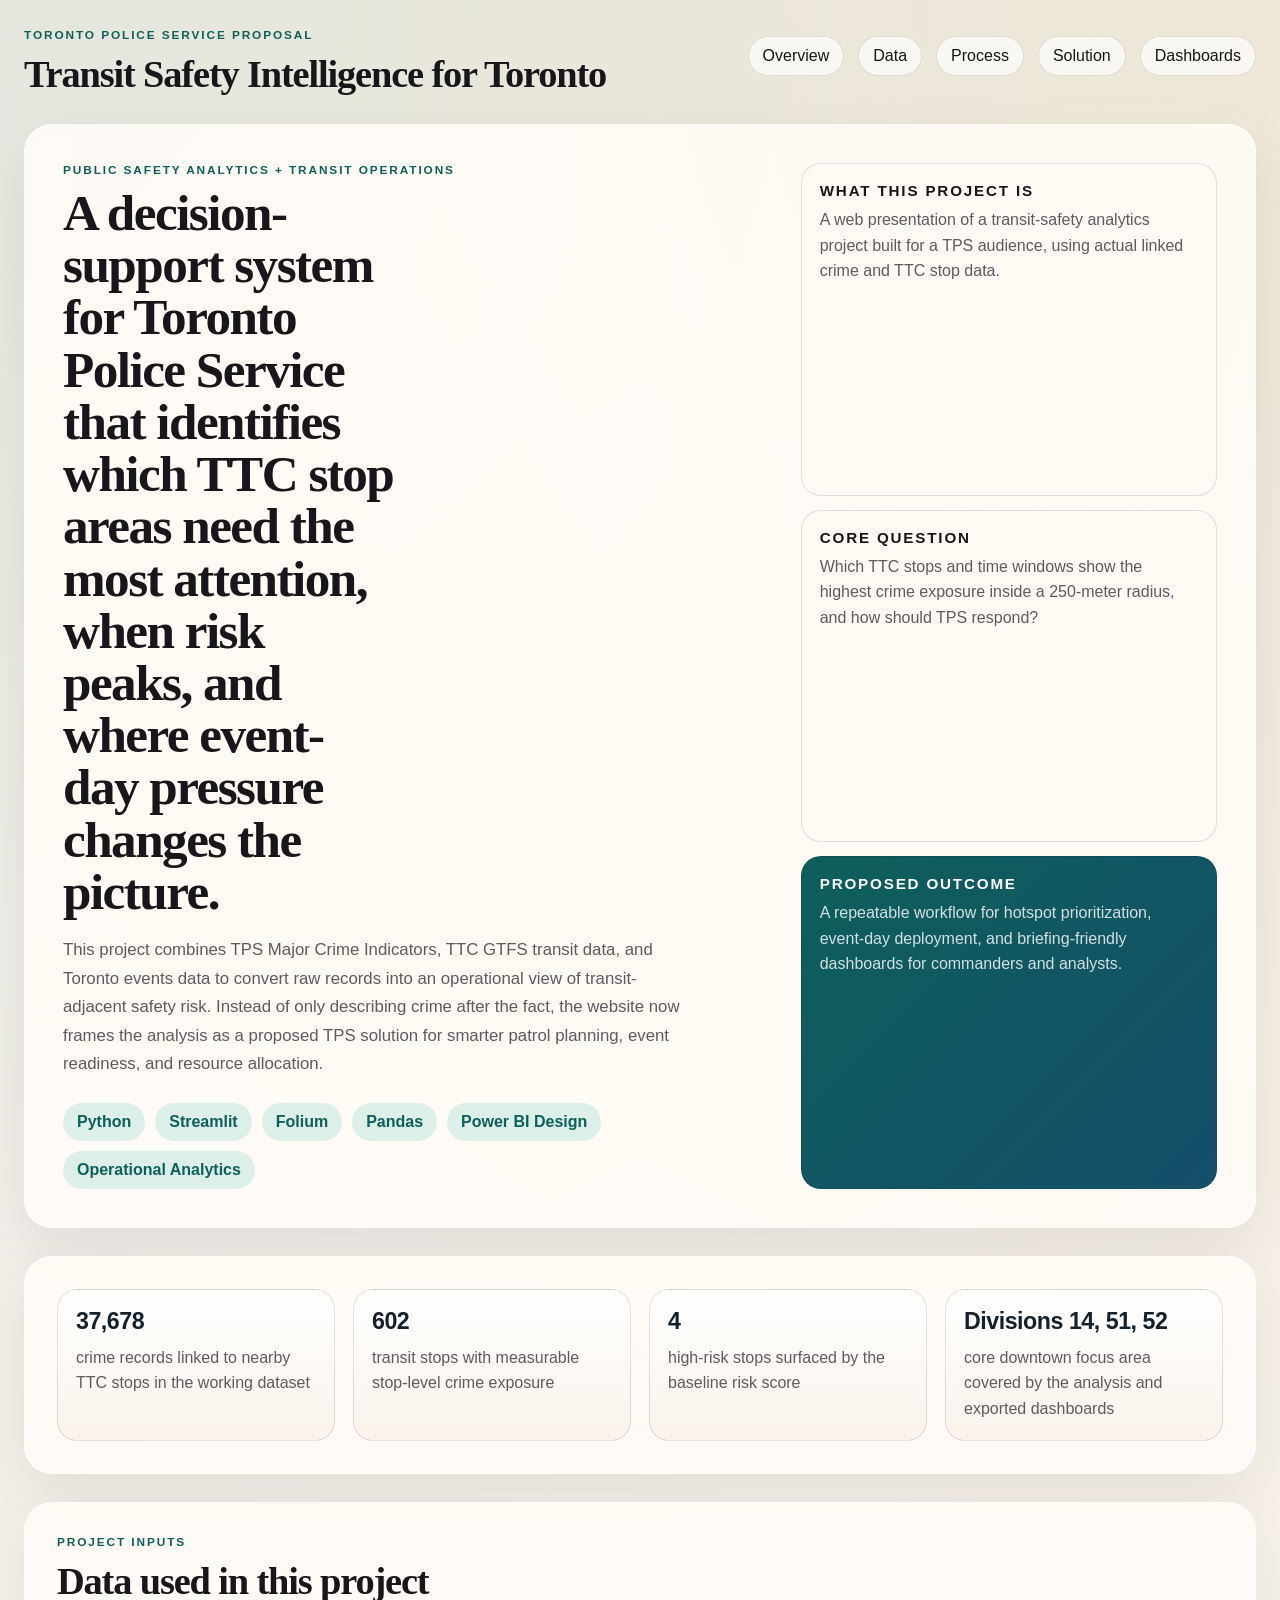
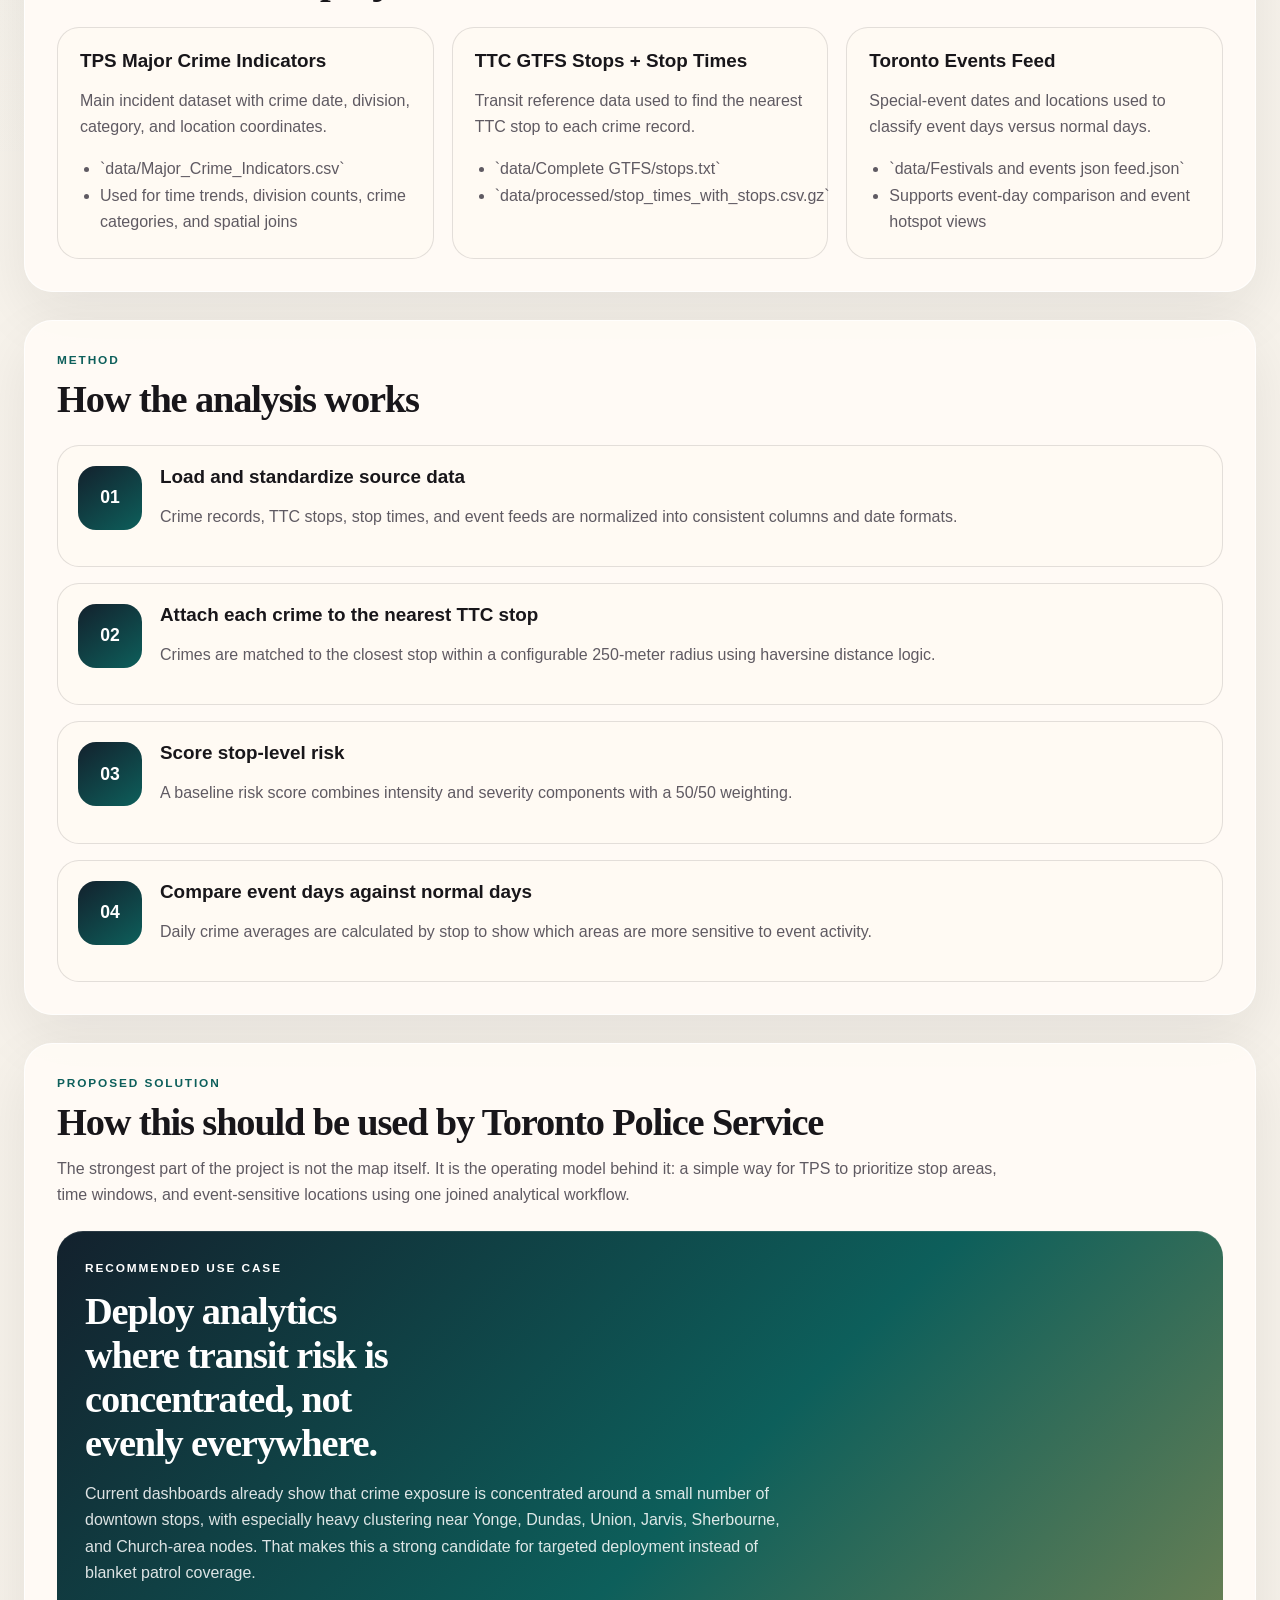
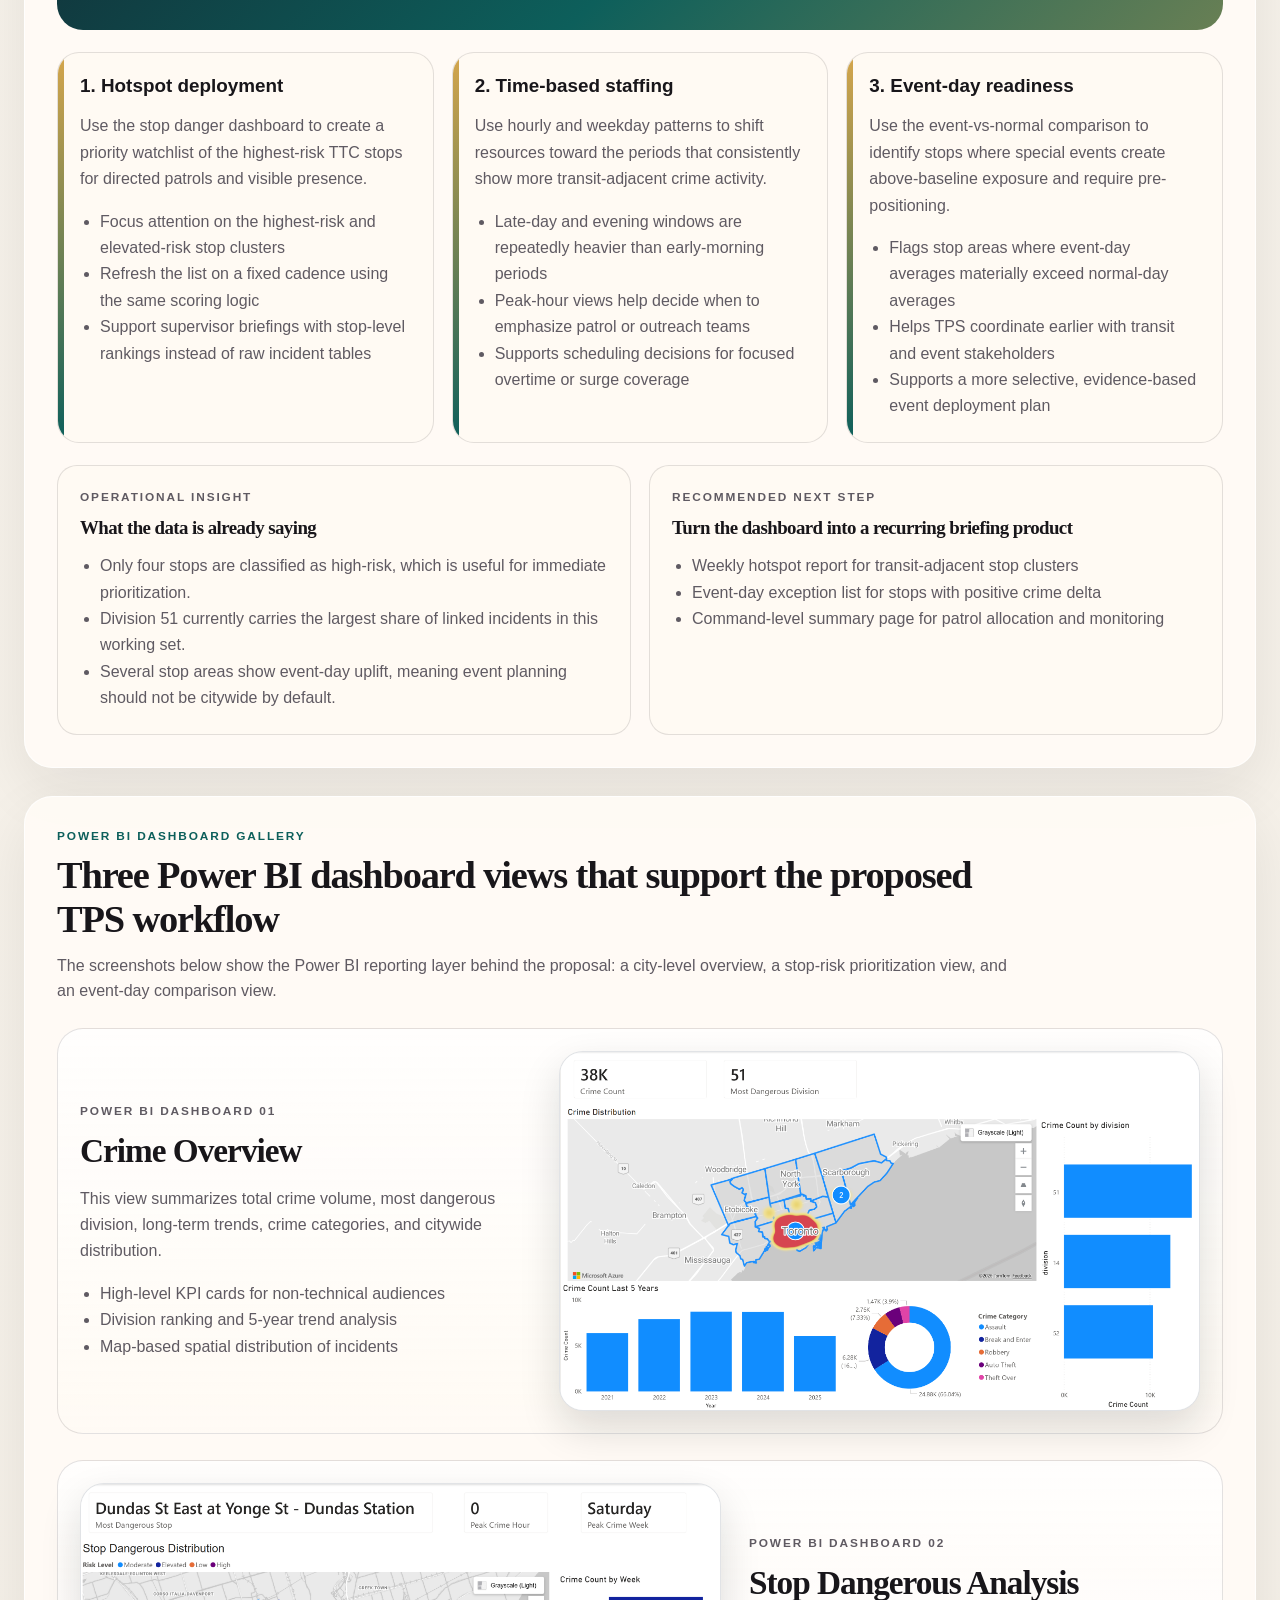
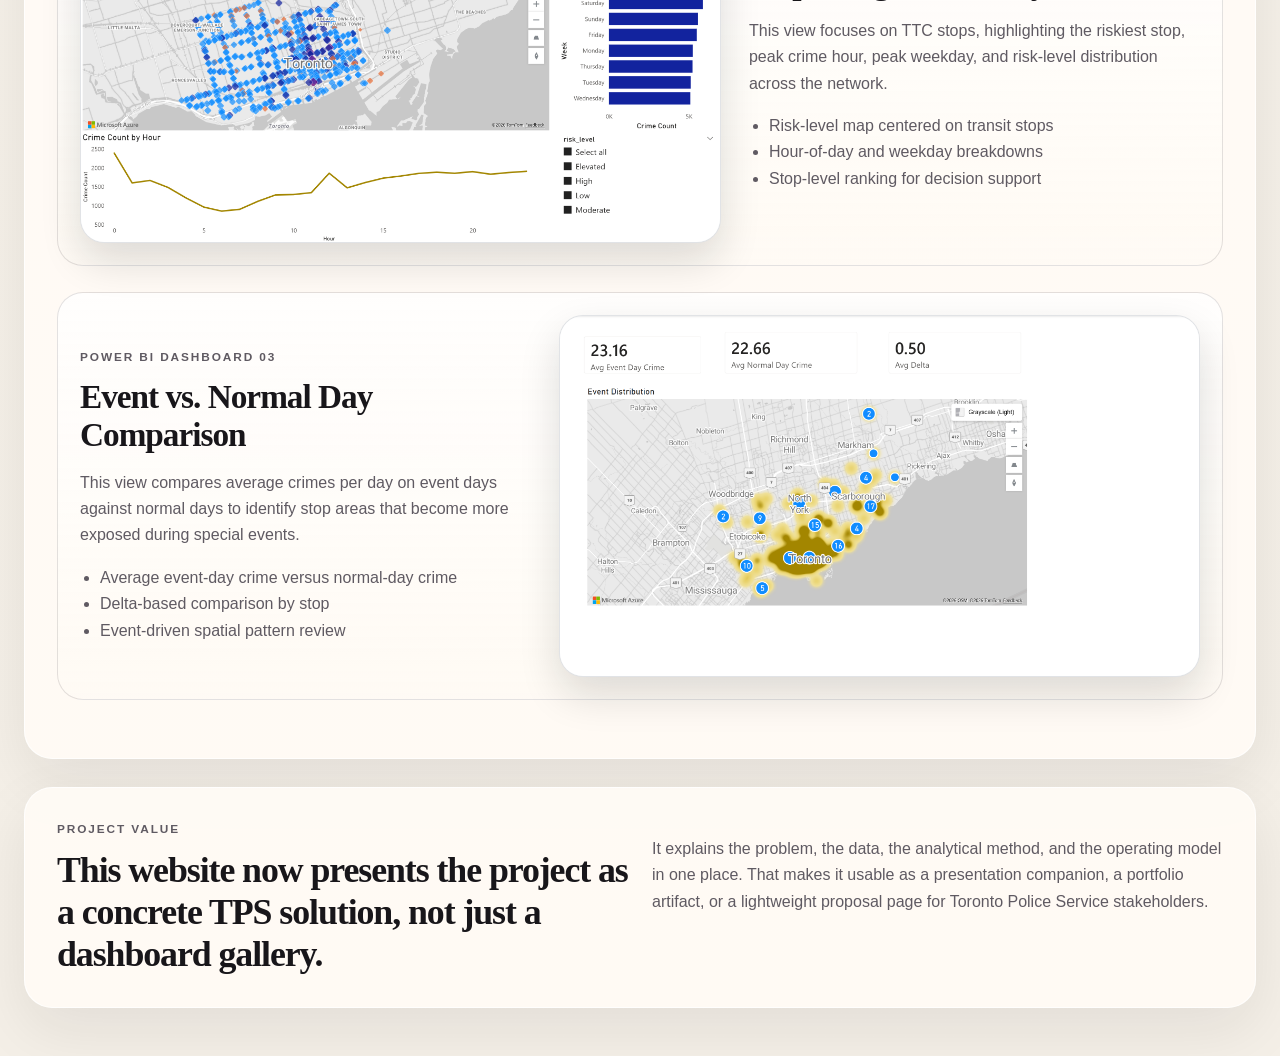
<file: index.html>
<!DOCTYPE html>
<html lang="en">
<head>
  <meta charset="UTF-8" />
  <meta http-equiv="refresh" content="0; url=./site/" />
  <meta name="viewport" content="width=device-width, initial-scale=1.0" />
  <title>Redirecting</title>
  <script>
    window.location.replace('./site/');
  </script>
</head>
<body>
  <p>Redirecting to <a href="./site/">the site</a>...</p>
</body>
</html>
</file>
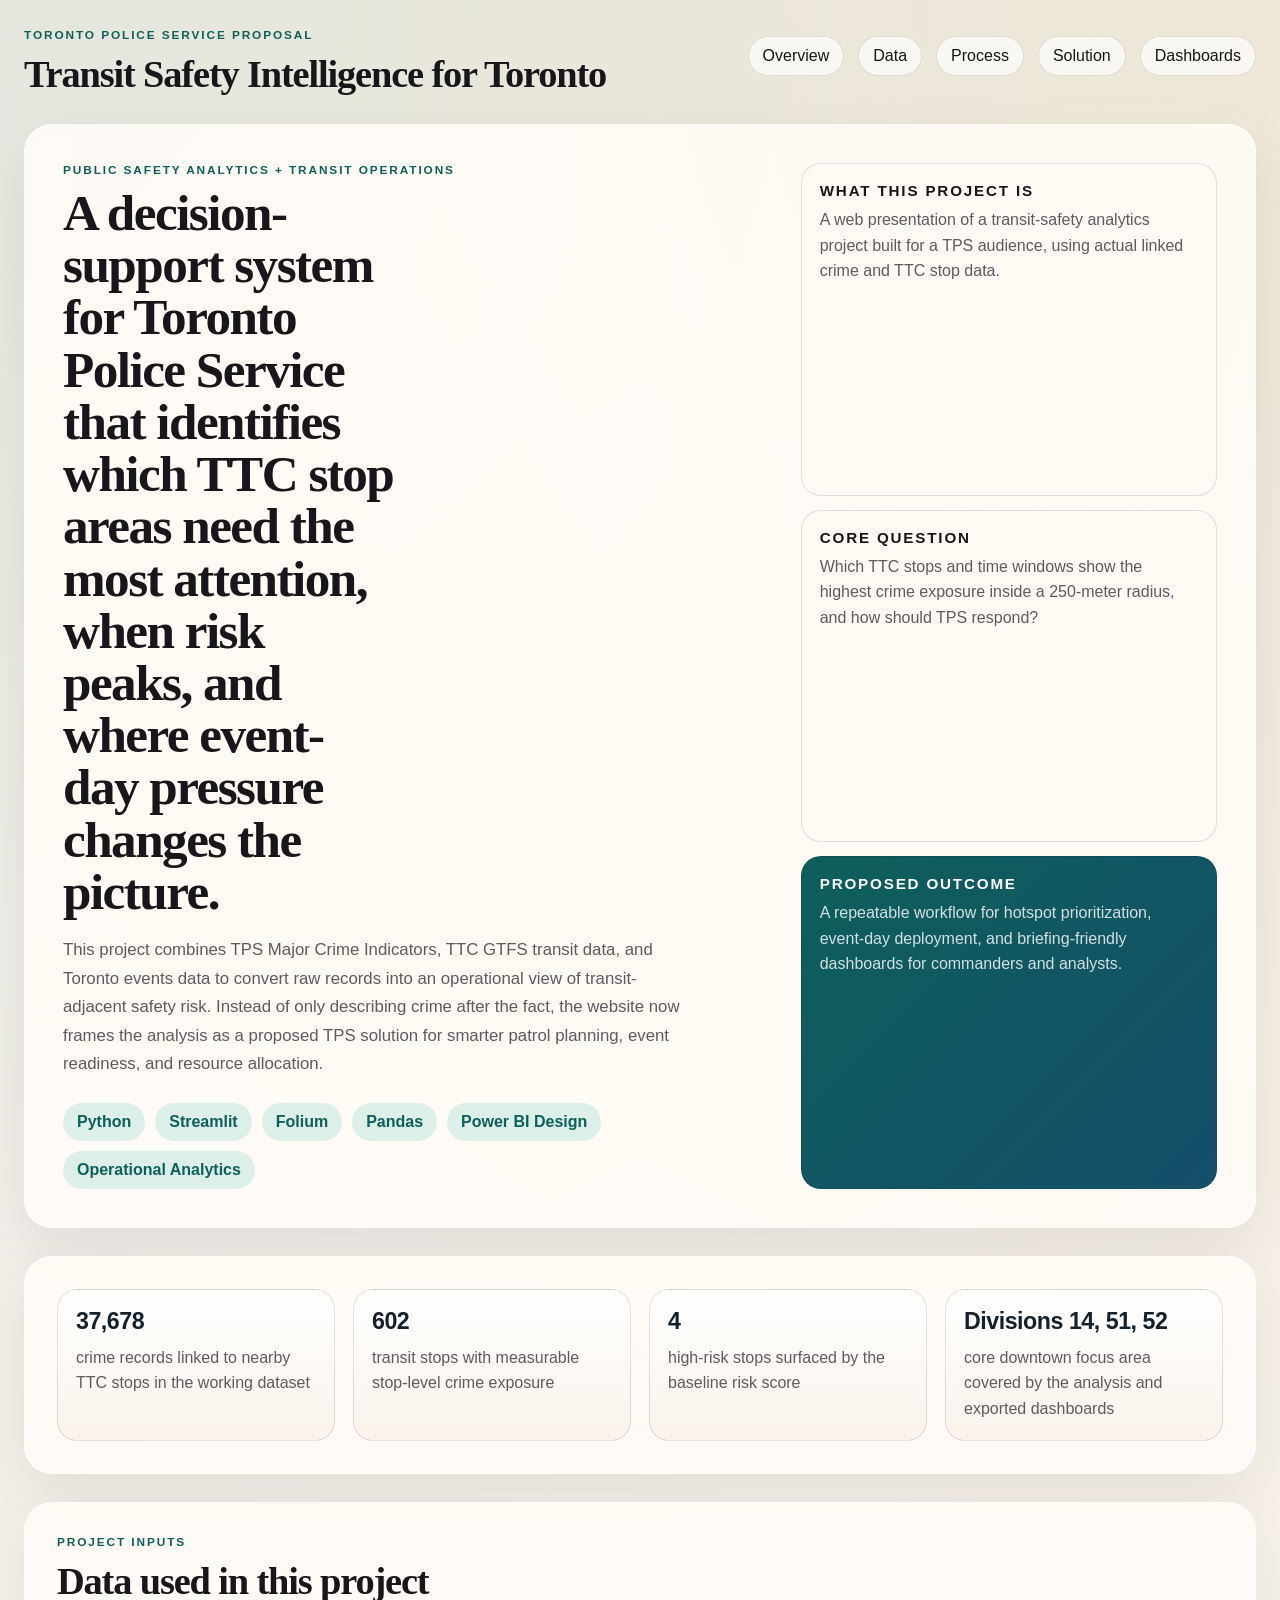
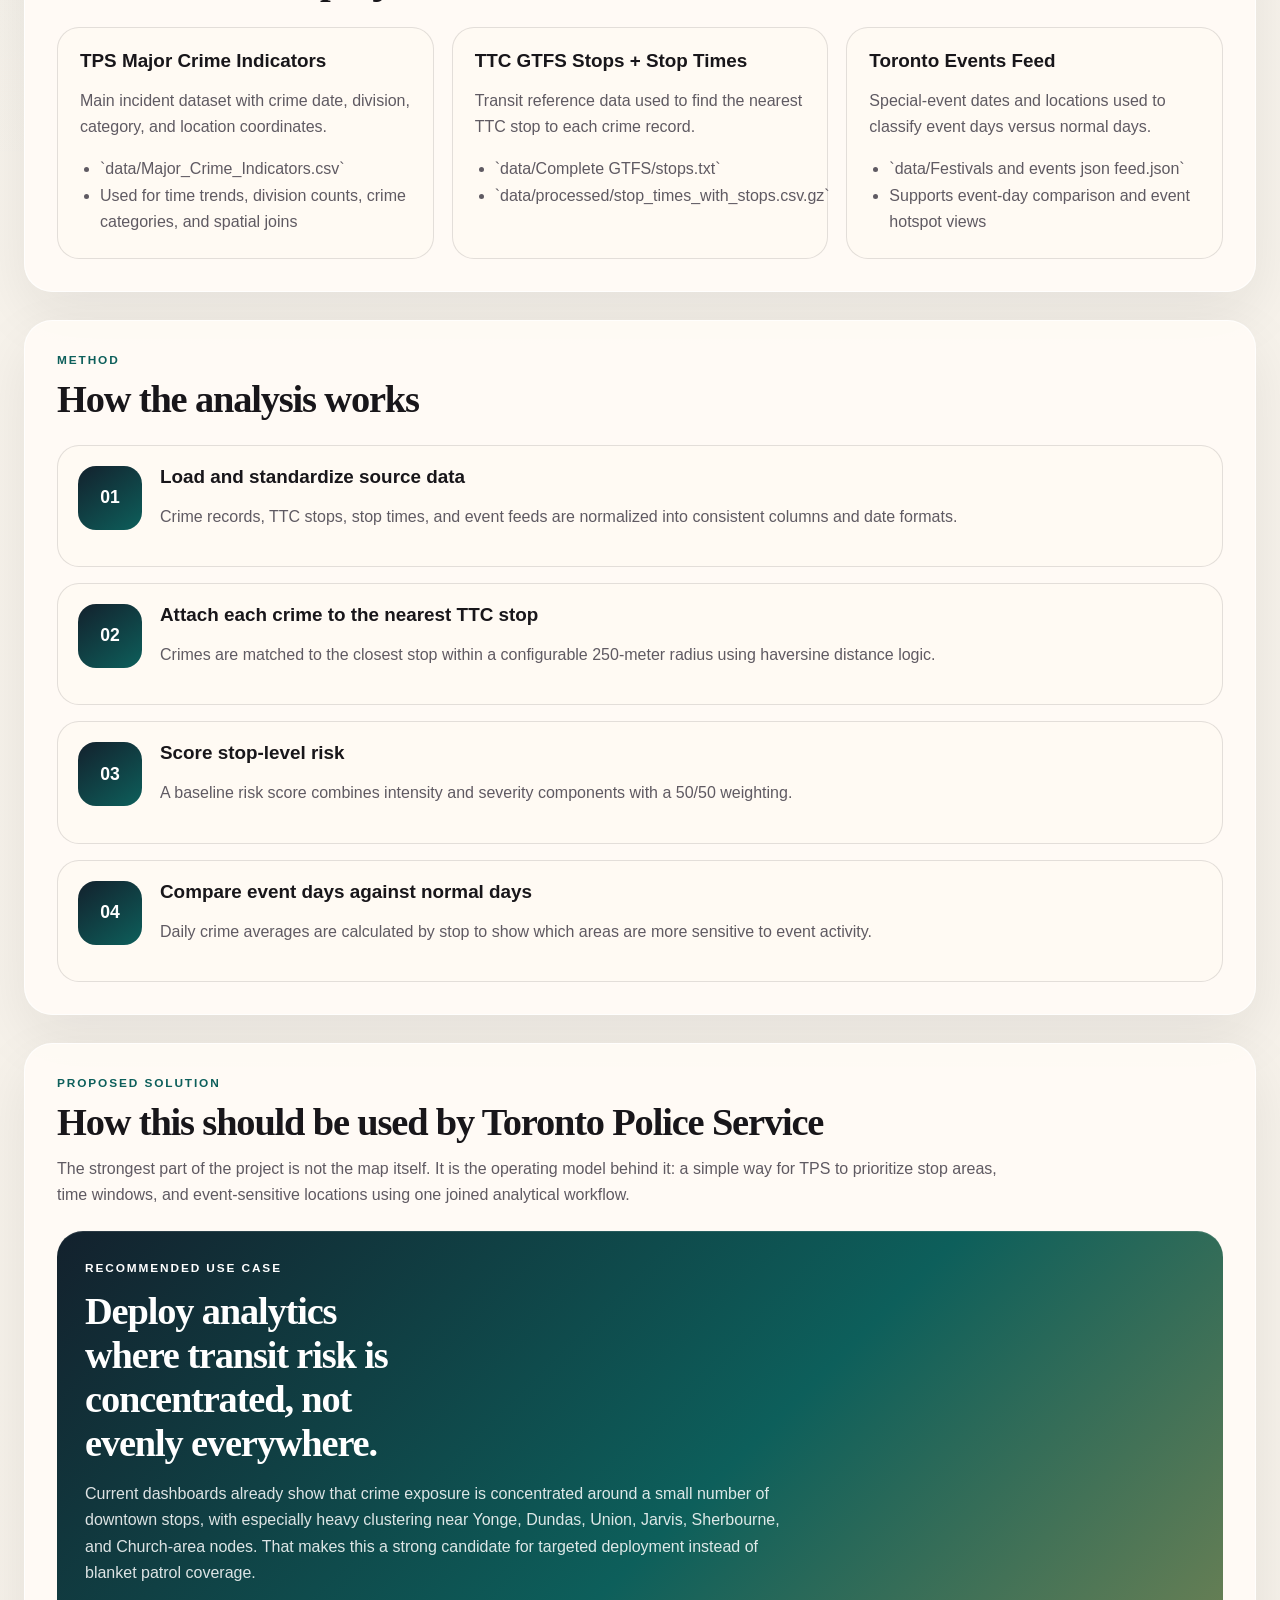
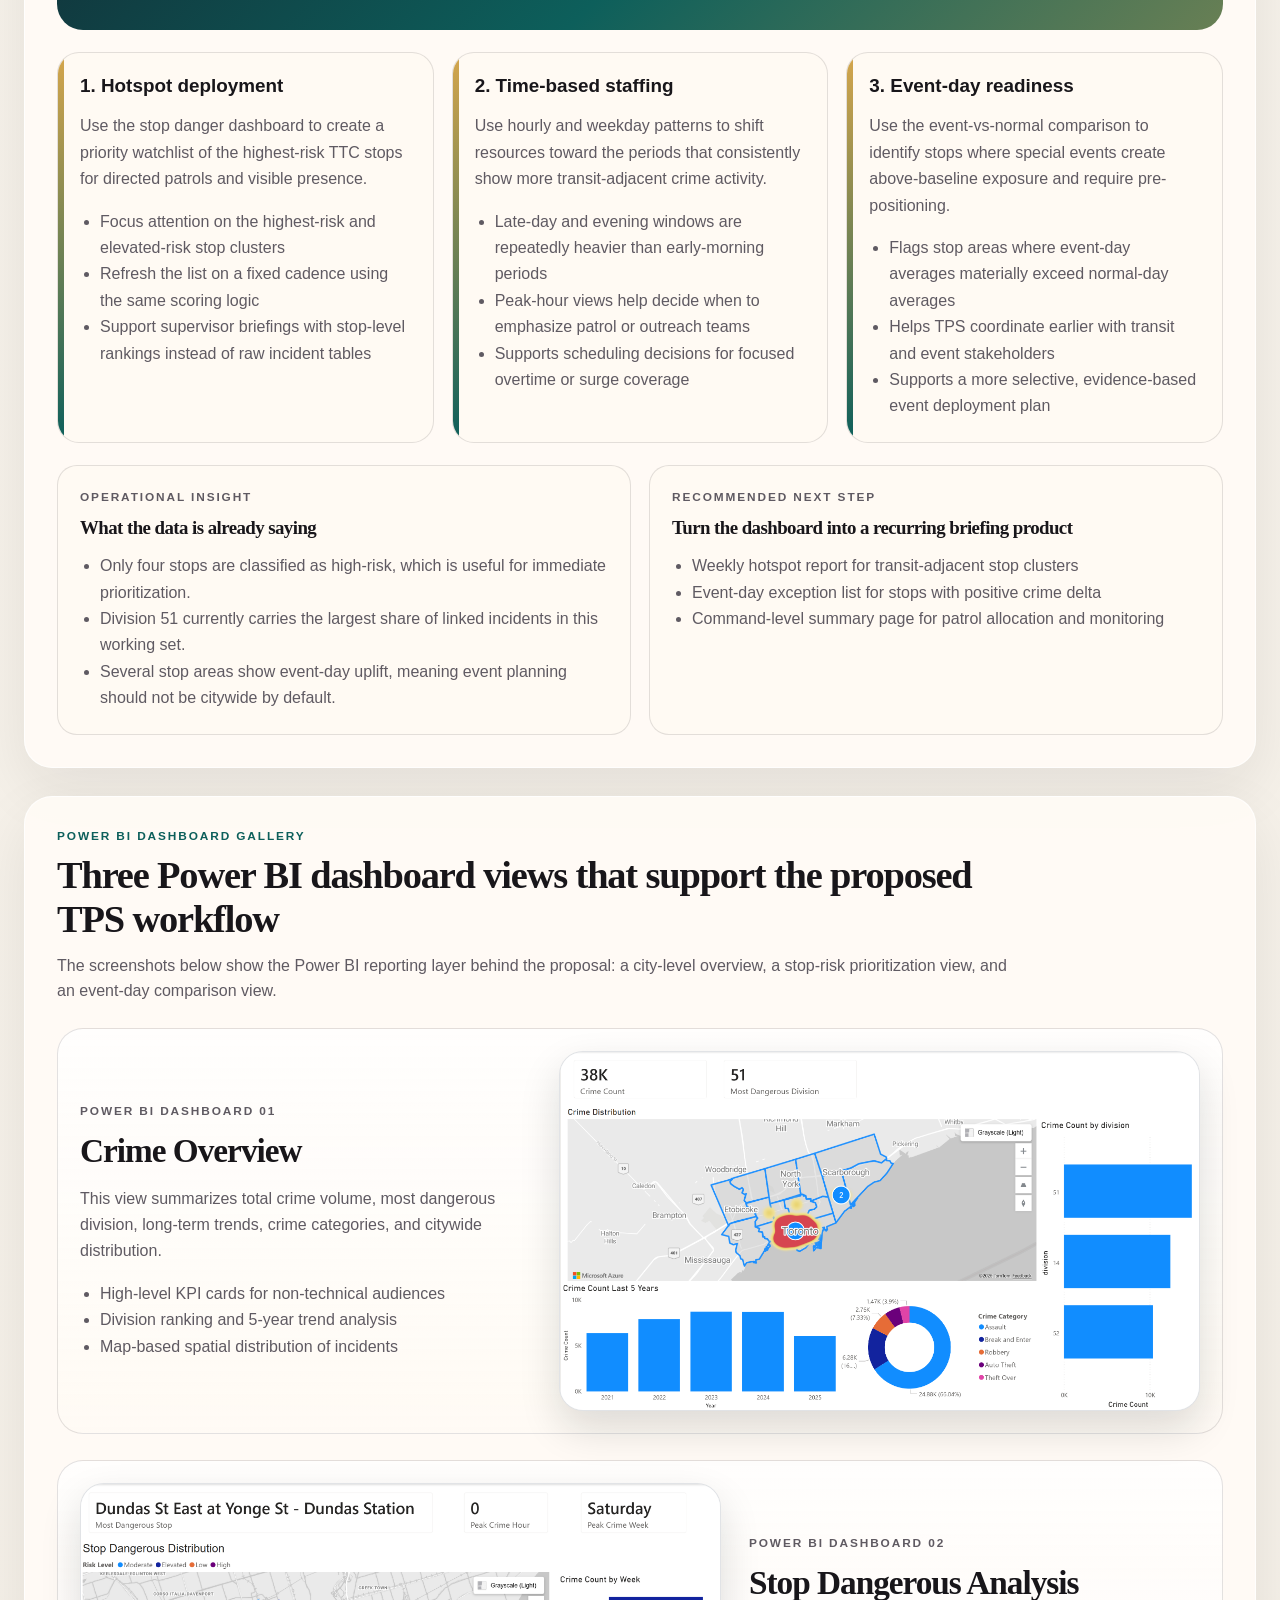
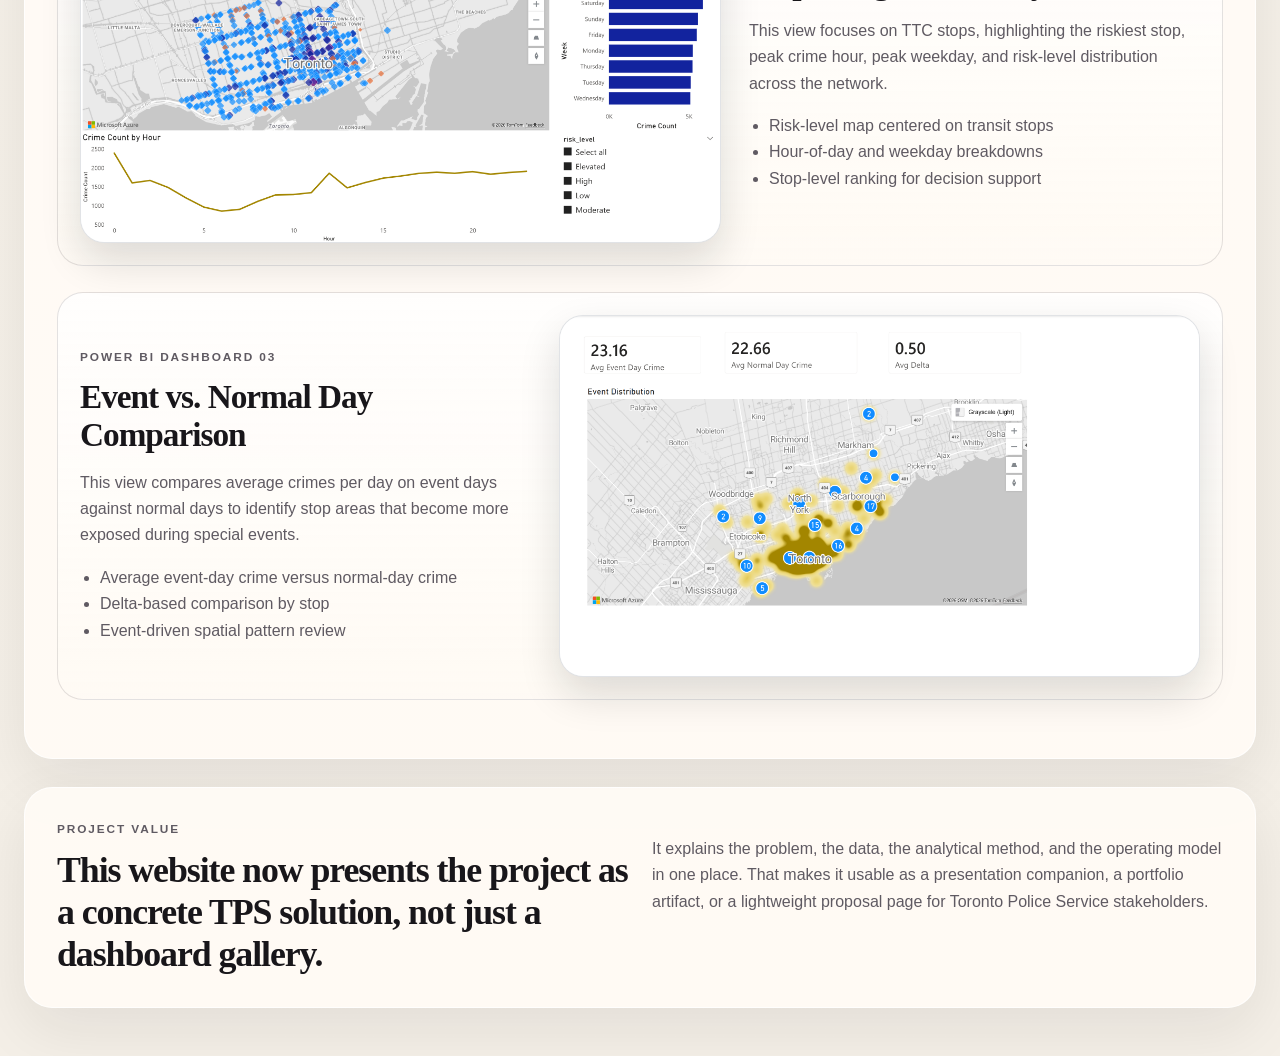
<file: site/index.html>
<!DOCTYPE html>
<html lang="en">
<head>
  <meta charset="UTF-8" />
  <meta name="viewport" content="width=device-width, initial-scale=1.0" />
  <title>Transit Safety Intelligence for Toronto</title>
  <link rel="stylesheet" href="styles.css" />
</head>
<body>
  <div class="page-shell">
    <header class="topbar">
      <div class="brand-block">
        <p class="eyebrow">Toronto Police Service Proposal</p>
        <h1>Transit Safety Intelligence for Toronto</h1>
      </div>
      <nav class="topnav">
        <a href="#overview">Overview</a>
        <a href="#data">Data</a>
        <a href="#process">Process</a>
        <a href="#solution">Solution</a>
        <a href="#dashboards">Dashboards</a>
      </nav>
    </header>

    <main>
      <section class="hero" id="overview">
        <div class="hero-copy">
          <p class="hero-kicker">Public safety analytics + transit operations</p>
          <h2>A decision-support system for Toronto Police Service that identifies which TTC stop areas need the most attention, when risk peaks, and where event-day pressure changes the picture.</h2>
          <p class="hero-text">
            This project combines TPS Major Crime Indicators, TTC GTFS transit data, and Toronto events data to convert
            raw records into an operational view of transit-adjacent safety risk. Instead of only describing crime after the fact,
            the website now frames the analysis as a proposed TPS solution for smarter patrol planning, event readiness, and resource allocation.
          </p>
          <div class="hero-pills">
            <span>Python</span>
            <span>Streamlit</span>
            <span>Folium</span>
            <span>Pandas</span>
            <span>Power BI Design</span>
            <span>Operational Analytics</span>
          </div>
        </div>
        <aside class="hero-panel">
          <div class="hero-stat">
            <strong>What This Project Is</strong>
            <p>A web presentation of a transit-safety analytics project built for a TPS audience, using actual linked crime and TTC stop data.</p>
          </div>
          <div class="hero-stat">
            <strong>Core Question</strong>
            <p>Which TTC stops and time windows show the highest crime exposure inside a 250-meter radius, and how should TPS respond?</p>
          </div>
          <div class="hero-stat accent">
            <strong>Proposed Outcome</strong>
            <p>A repeatable workflow for hotspot prioritization, event-day deployment, and briefing-friendly dashboards for commanders and analysts.</p>
          </div>
        </aside>
      </section>

      <section class="section-grid metric-strip">
        <article class="metric-card">
          <strong>37,678</strong>
          <p>crime records linked to nearby TTC stops in the working dataset</p>
        </article>
        <article class="metric-card">
          <strong>602</strong>
          <p>transit stops with measurable stop-level crime exposure</p>
        </article>
        <article class="metric-card">
          <strong>4</strong>
          <p>high-risk stops surfaced by the baseline risk score</p>
        </article>
        <article class="metric-card">
          <strong>Divisions 14, 51, 52</strong>
          <p>core downtown focus area covered by the analysis and exported dashboards</p>
        </article>
      </section>

      <section class="section-grid" id="data">
        <div class="section-heading">
          <p class="eyebrow">Project Inputs</p>
          <h3>Data used in this project</h3>
        </div>
        <div class="card-grid three-up">
          <article class="info-card">
            <h4>TPS Major Crime Indicators</h4>
            <p>Main incident dataset with crime date, division, category, and location coordinates.</p>
            <ul>
              <li>`data/Major_Crime_Indicators.csv`</li>
              <li>Used for time trends, division counts, crime categories, and spatial joins</li>
            </ul>
          </article>
          <article class="info-card">
            <h4>TTC GTFS Stops + Stop Times</h4>
            <p>Transit reference data used to find the nearest TTC stop to each crime record.</p>
            <ul>
              <li>`data/Complete GTFS/stops.txt`</li>
              <li>`data/processed/stop_times_with_stops.csv.gz`</li>
            </ul>
          </article>
          <article class="info-card">
            <h4>Toronto Events Feed</h4>
            <p>Special-event dates and locations used to classify event days versus normal days.</p>
            <ul>
              <li>`data/Festivals and events json feed.json`</li>
              <li>Supports event-day comparison and event hotspot views</li>
            </ul>
          </article>
        </div>
      </section>

      <section class="section-grid" id="process">
        <div class="section-heading">
          <p class="eyebrow">Method</p>
          <h3>How the analysis works</h3>
        </div>
        <div class="timeline">
          <article class="timeline-step">
            <span>01</span>
            <div>
              <h4>Load and standardize source data</h4>
              <p>Crime records, TTC stops, stop times, and event feeds are normalized into consistent columns and date formats.</p>
            </div>
          </article>
          <article class="timeline-step">
            <span>02</span>
            <div>
              <h4>Attach each crime to the nearest TTC stop</h4>
              <p>Crimes are matched to the closest stop within a configurable 250-meter radius using haversine distance logic.</p>
            </div>
          </article>
          <article class="timeline-step">
            <span>03</span>
            <div>
              <h4>Score stop-level risk</h4>
              <p>A baseline risk score combines intensity and severity components with a 50/50 weighting.</p>
            </div>
          </article>
          <article class="timeline-step">
            <span>04</span>
            <div>
              <h4>Compare event days against normal days</h4>
              <p>Daily crime averages are calculated by stop to show which areas are more sensitive to event activity.</p>
            </div>
          </article>
        </div>
      </section>

      <section class="section-grid" id="solution">
        <div class="section-heading wide">
          <p class="eyebrow">Proposed Solution</p>
          <h3>How this should be used by Toronto Police Service</h3>
          <p>
            The strongest part of the project is not the map itself. It is the operating model behind it: a simple way for TPS
            to prioritize stop areas, time windows, and event-sensitive locations using one joined analytical workflow.
          </p>
        </div>

        <div class="solution-layout">
          <article class="solution-hero-card">
            <p class="showcase-label">Recommended Use Case</p>
            <h4>Deploy analytics where transit risk is concentrated, not evenly everywhere.</h4>
            <p>
              Current dashboards already show that crime exposure is concentrated around a small number of downtown stops,
              with especially heavy clustering near Yonge, Dundas, Union, Jarvis, Sherbourne, and Church-area nodes.
              That makes this a strong candidate for targeted deployment instead of blanket patrol coverage.
            </p>
          </article>

          <div class="card-grid three-up solution-cards">
            <article class="info-card emphasis-card">
              <h4>1. Hotspot deployment</h4>
              <p>Use the stop danger dashboard to create a priority watchlist of the highest-risk TTC stops for directed patrols and visible presence.</p>
              <ul>
                <li>Focus attention on the highest-risk and elevated-risk stop clusters</li>
                <li>Refresh the list on a fixed cadence using the same scoring logic</li>
                <li>Support supervisor briefings with stop-level rankings instead of raw incident tables</li>
              </ul>
            </article>
            <article class="info-card emphasis-card">
              <h4>2. Time-based staffing</h4>
              <p>Use hourly and weekday patterns to shift resources toward the periods that consistently show more transit-adjacent crime activity.</p>
              <ul>
                <li>Late-day and evening windows are repeatedly heavier than early-morning periods</li>
                <li>Peak-hour views help decide when to emphasize patrol or outreach teams</li>
                <li>Supports scheduling decisions for focused overtime or surge coverage</li>
              </ul>
            </article>
            <article class="info-card emphasis-card">
              <h4>3. Event-day readiness</h4>
              <p>Use the event-vs-normal comparison to identify stops where special events create above-baseline exposure and require pre-positioning.</p>
              <ul>
                <li>Flags stop areas where event-day averages materially exceed normal-day averages</li>
                <li>Helps TPS coordinate earlier with transit and event stakeholders</li>
                <li>Supports a more selective, evidence-based event deployment plan</li>
              </ul>
            </article>
          </div>
        </div>

        <div class="ops-grid">
          <article class="ops-card">
            <p class="showcase-label">Operational Insight</p>
            <h4>What the data is already saying</h4>
            <ul>
              <li>Only four stops are classified as high-risk, which is useful for immediate prioritization.</li>
              <li>Division 51 currently carries the largest share of linked incidents in this working set.</li>
              <li>Several stop areas show event-day uplift, meaning event planning should not be citywide by default.</li>
            </ul>
          </article>
          <article class="ops-card">
            <p class="showcase-label">Recommended Next Step</p>
            <h4>Turn the dashboard into a recurring briefing product</h4>
            <ul>
              <li>Weekly hotspot report for transit-adjacent stop clusters</li>
              <li>Event-day exception list for stops with positive crime delta</li>
              <li>Command-level summary page for patrol allocation and monitoring</li>
            </ul>
          </article>
        </div>
      </section>

      <section class="section-grid" id="dashboards">
        <div class="section-heading wide">
          <p class="eyebrow">Power BI Dashboard Gallery</p>
          <h3>Three Power BI dashboard views that support the proposed TPS workflow</h3>
          <p>The screenshots below show the Power BI reporting layer behind the proposal: a city-level overview, a stop-risk prioritization view, and an event-day comparison view.</p>
        </div>

        <article class="showcase-block">
          <div class="showcase-copy">
            <p class="showcase-label">Power BI Dashboard 01</p>
            <h4>Crime Overview</h4>
            <p>This view summarizes total crime volume, most dangerous division, long-term trends, crime categories, and citywide distribution.</p>
            <ul>
              <li>High-level KPI cards for non-technical audiences</li>
              <li>Division ranking and 5-year trend analysis</li>
              <li>Map-based spatial distribution of incidents</li>
            </ul>
          </div>
          <figure class="showcase-shot">
            <img src="assets/dashboard-crime-overview.png" alt="Crime overview dashboard screenshot" />
          </figure>
        </article>

        <article class="showcase-block reverse">
          <div class="showcase-copy">
            <p class="showcase-label">Power BI Dashboard 02</p>
            <h4>Stop Dangerous Analysis</h4>
            <p>This view focuses on TTC stops, highlighting the riskiest stop, peak crime hour, peak weekday, and risk-level distribution across the network.</p>
            <ul>
              <li>Risk-level map centered on transit stops</li>
              <li>Hour-of-day and weekday breakdowns</li>
              <li>Stop-level ranking for decision support</li>
            </ul>
          </div>
          <figure class="showcase-shot">
            <img src="assets/dashboard-stop-danger.png" alt="Stop dangerous dashboard screenshot" />
          </figure>
        </article>

        <article class="showcase-block">
          <div class="showcase-copy">
            <p class="showcase-label">Power BI Dashboard 03</p>
            <h4>Event vs. Normal Day Comparison</h4>
            <p>This view compares average crimes per day on event days against normal days to identify stop areas that become more exposed during special events.</p>
            <ul>
              <li>Average event-day crime versus normal-day crime</li>
              <li>Delta-based comparison by stop</li>
              <li>Event-driven spatial pattern review</li>
            </ul>
          </div>
          <figure class="showcase-shot">
            <img src="assets/dashboard-event-vs-normal.png" alt="Event versus normal dashboard screenshot" />
          </figure>
        </article>
      </section>

      <section class="closing-strip">
        <div>
          <p class="eyebrow">Project Value</p>
          <h3>This website now presents the project as a concrete TPS solution, not just a dashboard gallery.</h3>
        </div>
        <p>
          It explains the problem, the data, the analytical method, and the operating model in one place. That makes it usable as
          a presentation companion, a portfolio artifact, or a lightweight proposal page for Toronto Police Service stakeholders.
        </p>
      </section>
    </main>
  </div>
</body>
</html>
</file>
<file: site/styles.css>
:root {
  --bg: #f4efe7;
  --panel: rgba(255, 251, 246, 0.92);
  --panel-strong: #fffaf3;
  --ink: #18161a;
  --muted: #5f5a62;
  --line: rgba(24, 22, 26, 0.12);
  --accent: #0d5f5b;
  --accent-soft: #dcefe9;
  --accent-deep: #13212d;
  --gold: #d5a64c;
  --shadow: 0 22px 60px rgba(28, 26, 31, 0.08);
}

* {
  box-sizing: border-box;
}

html {
  scroll-behavior: smooth;
}

body {
  margin: 0;
  color: var(--ink);
  background:
    radial-gradient(circle at top left, rgba(13, 95, 91, 0.08), transparent 30%),
    radial-gradient(circle at top right, rgba(213, 166, 76, 0.12), transparent 26%),
    linear-gradient(180deg, #f8f4ed 0%, #f4efe7 100%);
  font-family: Candara, "Trebuchet MS", "Segoe UI", sans-serif;
}

img {
  display: block;
  max-width: 100%;
}

.page-shell {
  width: min(1400px, calc(100% - 48px));
  margin: 0 auto;
  padding: 28px 0 48px;
}

.topbar {
  display: flex;
  align-items: flex-start;
  justify-content: space-between;
  gap: 24px;
  margin-bottom: 28px;
}

.brand-block h1,
.hero h2,
.section-heading h3,
.showcase-copy h4,
.solution-hero-card h4,
.ops-card h4,
.closing-strip h3 {
  margin: 0;
  font-family: Georgia, Cambria, "Times New Roman", serif;
  letter-spacing: -0.03em;
}

.brand-block h1 {
  font-size: clamp(2rem, 3vw, 3rem);
}

.eyebrow,
.hero-kicker,
.showcase-label {
  margin: 0 0 10px;
  text-transform: uppercase;
  letter-spacing: 0.16em;
  font-size: 0.74rem;
  color: var(--accent);
  font-weight: 700;
}

.topnav {
  display: flex;
  gap: 14px;
  flex-wrap: wrap;
  padding-top: 8px;
}

.topnav a {
  color: var(--ink);
  text-decoration: none;
  padding: 10px 14px;
  border: 1px solid var(--line);
  border-radius: 999px;
  background: rgba(255, 255, 255, 0.65);
  transition: 180ms ease;
}

.topnav a:hover {
  background: var(--ink);
  color: white;
}

.hero,
.section-grid,
.closing-strip {
  background: var(--panel);
  border: 1px solid rgba(255, 255, 255, 0.8);
  border-radius: 28px;
  box-shadow: var(--shadow);
}

.hero {
  display: grid;
  grid-template-columns: 1.7fr 1fr;
  gap: 30px;
  padding: 38px;
  margin-bottom: 28px;
}

.hero h2 {
  font-size: clamp(2rem, 4vw, 4rem);
  line-height: 1.02;
  max-width: 13ch;
  margin-bottom: 18px;
}

.hero-text {
  max-width: 68ch;
  font-size: 1.05rem;
  line-height: 1.7;
  color: var(--muted);
}

.hero-pills {
  display: flex;
  gap: 10px;
  flex-wrap: wrap;
  margin-top: 24px;
}

.hero-pills span {
  padding: 10px 14px;
  border-radius: 999px;
  background: var(--accent-soft);
  color: var(--accent);
  font-weight: 700;
}

.hero-panel {
  display: grid;
  gap: 14px;
}

.hero-stat,
.metric-card,
.ops-card {
  padding: 18px;
  border-radius: 20px;
  background: var(--panel-strong);
  border: 1px solid var(--line);
}

.hero-stat strong,
.metric-card strong {
  display: block;
  margin-bottom: 8px;
  font-size: 0.95rem;
  text-transform: uppercase;
  letter-spacing: 0.12em;
}

.hero-stat p,
.metric-card p {
  margin: 0;
  color: var(--muted);
  line-height: 1.6;
}

.hero-stat.accent {
  background: linear-gradient(135deg, #0d5f5b 0%, #154e6a 100%);
  color: white;
}

.hero-stat.accent p {
  color: rgba(255, 255, 255, 0.82);
}

.section-grid {
  padding: 32px;
  margin-bottom: 28px;
}

.section-heading {
  max-width: 760px;
  margin-bottom: 24px;
}

.section-heading.wide {
  max-width: 960px;
}

.section-heading h3 {
  font-size: clamp(1.8rem, 3vw, 2.7rem);
  margin-bottom: 12px;
}

.section-heading p:last-child {
  margin: 0;
  color: var(--muted);
  line-height: 1.6;
}

.card-grid {
  display: grid;
  gap: 18px;
}

.three-up {
  grid-template-columns: repeat(3, minmax(0, 1fr));
}

.info-card {
  padding: 22px;
  border-radius: 22px;
  background: var(--panel-strong);
  border: 1px solid var(--line);
}

.info-card h4,
.timeline-step h4,
.metric-card strong,
.solution-hero-card h4,
.ops-card h4 {
  margin: 0 0 10px;
  font-size: 1.18rem;
}

.info-card p,
.info-card li,
.timeline-step p,
.showcase-copy p,
.showcase-copy li,
.closing-strip p,
.solution-hero-card p,
.ops-card li,
.ops-card p {
  color: var(--muted);
  line-height: 1.65;
}

.info-card ul,
.showcase-copy ul,
.ops-card ul {
  margin: 14px 0 0;
  padding-left: 20px;
}

.timeline {
  display: grid;
  gap: 16px;
}

.timeline-step {
  display: grid;
  grid-template-columns: 64px 1fr;
  gap: 18px;
  padding: 20px;
  border-radius: 22px;
  background: var(--panel-strong);
  border: 1px solid var(--line);
}

.timeline-step span {
  width: 64px;
  height: 64px;
  display: grid;
  place-items: center;
  border-radius: 18px;
  background: linear-gradient(145deg, #13212d 0%, #0d5f5b 100%);
  color: white;
  font-weight: 800;
  font-size: 1.1rem;
}

.metric-strip {
  display: grid;
  grid-template-columns: repeat(4, minmax(0, 1fr));
  gap: 18px;
}

.metric-card {
  background: linear-gradient(180deg, rgba(255,255,255,0.9), rgba(249,243,234,0.96));
}

.metric-card strong {
  font-size: 1.45rem;
  letter-spacing: -0.02em;
  text-transform: none;
  color: var(--accent-deep);
}

.solution-layout {
  display: grid;
  gap: 22px;
}

.solution-hero-card {
  padding: 28px;
  border-radius: 26px;
  background: linear-gradient(135deg, #13212d 0%, #0d5f5b 58%, #d5a64c 150%);
  box-shadow: inset 0 1px 0 rgba(255, 255, 255, 0.1);
}

.solution-hero-card .showcase-label,
.solution-hero-card h4,
.solution-hero-card p {
  color: white;
}

.solution-hero-card h4 {
  font-size: clamp(1.7rem, 3vw, 2.6rem);
  max-width: 18ch;
  margin-bottom: 14px;
}

.solution-hero-card p:last-child {
  max-width: 80ch;
  color: rgba(255, 255, 255, 0.86);
}

.emphasis-card {
  position: relative;
  overflow: hidden;
}

.emphasis-card::before {
  content: "";
  position: absolute;
  inset: 0 auto 0 0;
  width: 6px;
  background: linear-gradient(180deg, var(--gold), var(--accent));
}

.ops-grid {
  display: grid;
  grid-template-columns: repeat(2, minmax(0, 1fr));
  gap: 18px;
  margin-top: 22px;
}

.ops-card {
  padding: 22px;
}

.showcase-block {
  display: grid;
  grid-template-columns: 0.95fr 1.35fr;
  gap: 28px;
  align-items: center;
  margin-bottom: 26px;
  padding: 22px;
  border-radius: 26px;
  background: linear-gradient(180deg, rgba(255,255,255,0.78), rgba(255,250,244,0.92));
  border: 1px solid var(--line);
}

.showcase-block.reverse {
  grid-template-columns: 1.35fr 0.95fr;
}

.showcase-block.reverse .showcase-copy {
  order: 2;
}

.showcase-block.reverse .showcase-shot {
  order: 1;
}

.showcase-copy h4 {
  font-size: clamp(1.6rem, 2.6vw, 2.4rem);
  margin-bottom: 12px;
}

.showcase-shot {
  margin: 0;
  border-radius: 24px;
  overflow: hidden;
  box-shadow: 0 18px 40px rgba(17, 18, 20, 0.14);
  border: 1px solid rgba(20, 23, 30, 0.08);
  background: #f3f5f7;
}

.showcase-shot img {
  width: 100%;
  height: auto;
}

.closing-strip {
  display: grid;
  grid-template-columns: 1fr 1fr;
  gap: 24px;
  padding: 32px;
}

.closing-strip h3 {
  font-size: clamp(1.6rem, 2.8vw, 2.4rem);
}

@media (max-width: 1100px) {
  .hero,
  .showcase-block,
  .showcase-block.reverse,
  .closing-strip,
  .three-up,
  .metric-strip,
  .ops-grid {
    grid-template-columns: 1fr;
  }

  .showcase-block.reverse .showcase-copy,
  .showcase-block.reverse .showcase-shot {
    order: initial;
  }
}

@media (max-width: 760px) {
  .page-shell {
    width: min(100% - 28px, 100%);
    padding-top: 18px;
  }

  .topbar {
    flex-direction: column;
  }

  .hero,
  .section-grid,
  .closing-strip {
    padding: 22px;
    border-radius: 22px;
  }

  .hero h2,
  .solution-hero-card h4 {
    max-width: none;
  }

  .timeline-step {
    grid-template-columns: 1fr;
  }
}
</file>
